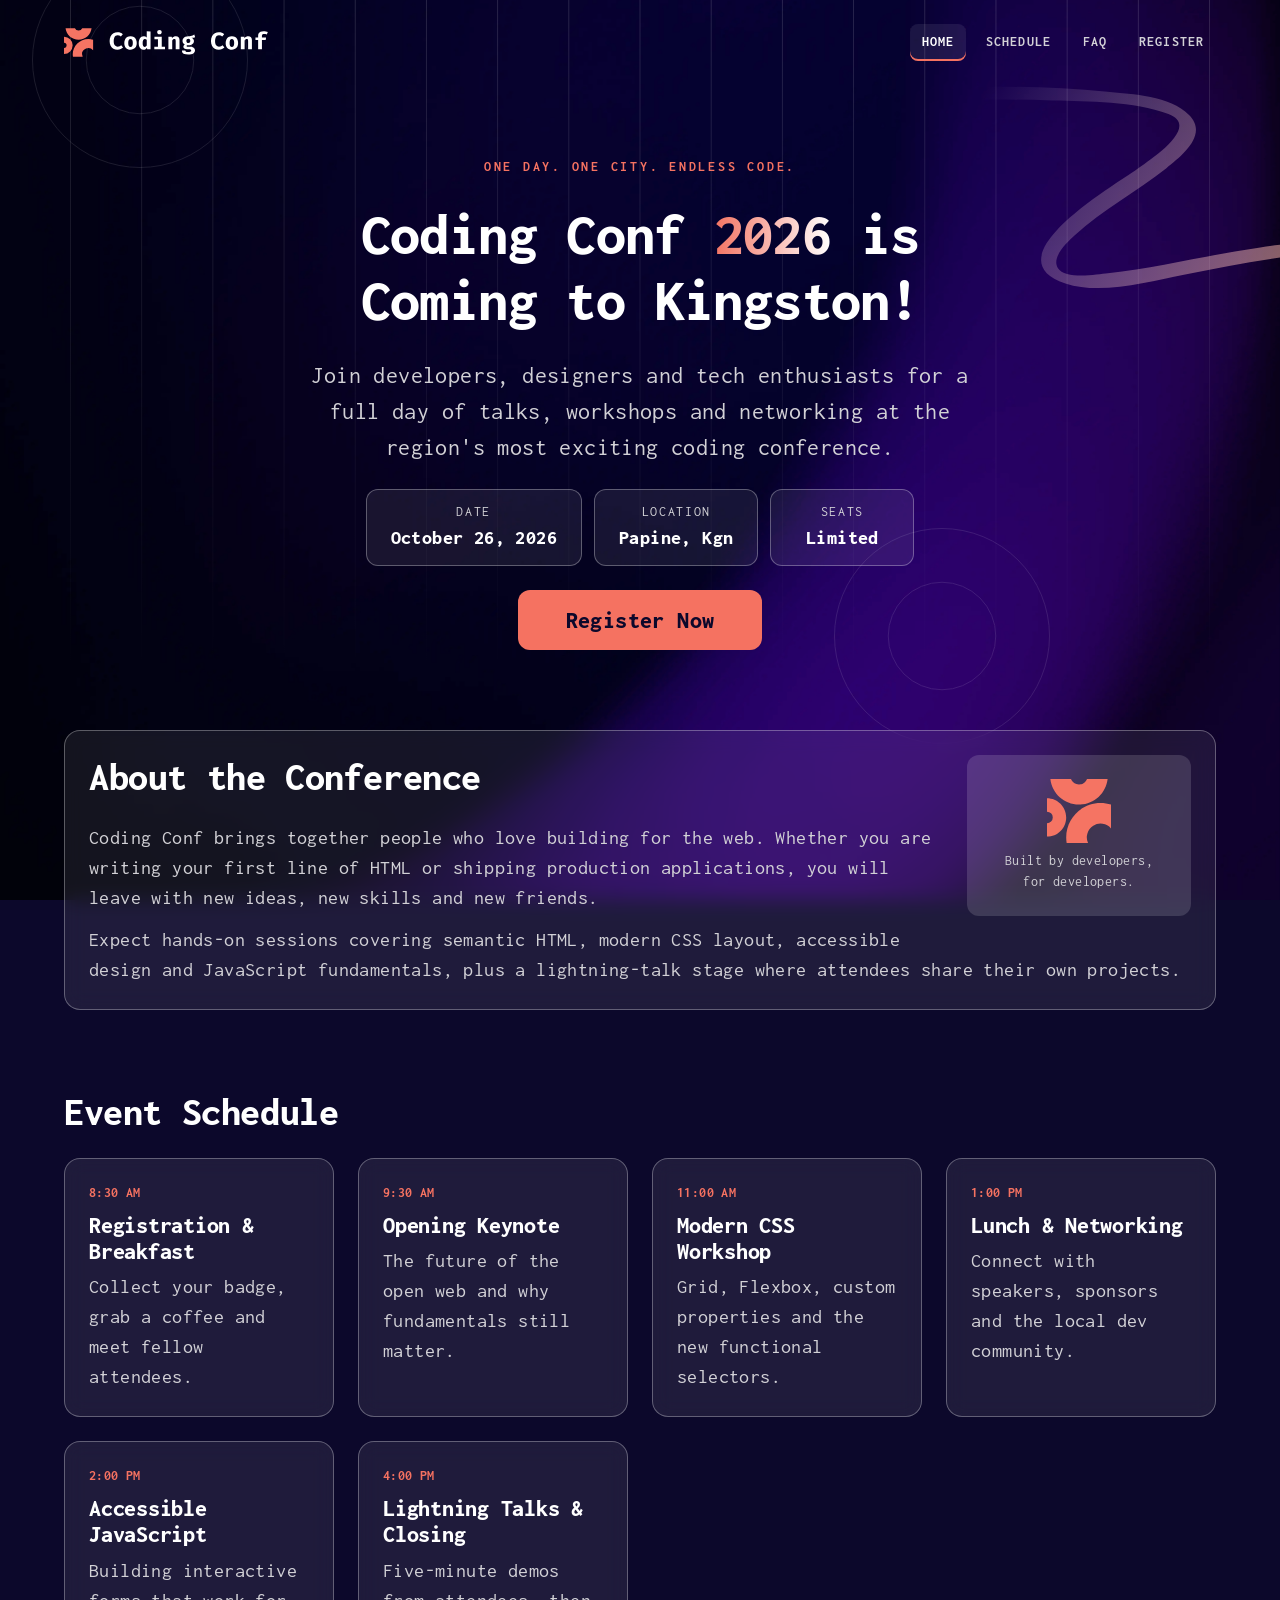
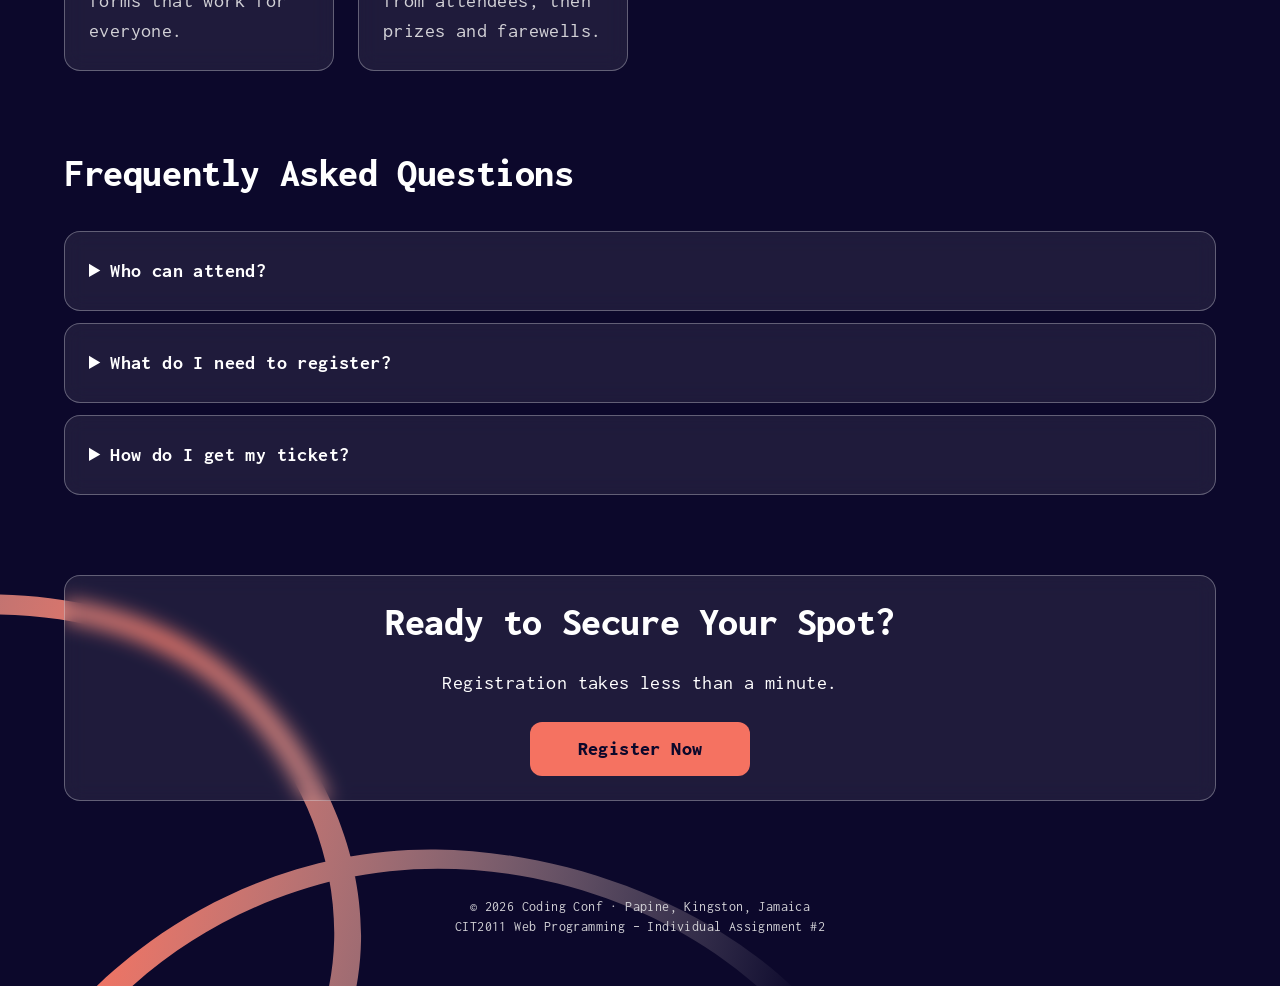
<file: HTML/index.html>
<!DOCTYPE html>
<html lang="en">
<head>
  <meta charset="UTF-8">
  <meta name="viewport" content="width=device-width, initial-scale=1.0">
  <meta name="description" content="Coding Conf 2026 - a one-day tech conference in Papine, Kingston on October 26, 2026.">
  <title>Coding Conf 2026 | Home</title>
  <link rel="icon" type="image/png" sizes="32x32" href="../assets/images/favicon-32x32.png">
  <link rel="preconnect" href="https://fonts.googleapis.com">
  <link rel="preconnect" href="https://fonts.gstatic.com" crossorigin>
  <link href="https://fonts.googleapis.com/css2?family=Inconsolata:wght@400;500;700;800&display=swap" rel="stylesheet">
  <link rel="stylesheet" href="../css/style.css">
</head>
<body>
  <!-- Lets keyboard users jump past the navigation -->
  <a class="skip-link" href="#main">Skip to main content</a>

  <!-- Decorative background shapes (hidden from assistive technology) -->
  <div class="decor" aria-hidden="true">
    <img class="decor__circle decor__circle--top" src="../assets/images/pattern-circle.svg" alt="">
    <img class="decor__circle decor__circle--mid" src="../assets/images/pattern-circle.svg" alt="">
    <img class="decor__squiggle-top" src="../assets/images/pattern-squiggly-line-top.svg" alt="">
    <picture>
      <source media="(min-width: 64em)" srcset="../assets/images/pattern-squiggly-line-bottom-desktop.svg">
      <img class="decor__squiggle-bottom" src="../assets/images/pattern-squiggly-line-bottom-mobile-tablet.svg" alt="">
    </picture>
  </div>

  <header class="site-header">
    <a class="site-header__logo" href="index.html">
      <img src="../assets/images/logo-full.svg" alt="Coding Conf home" width="209" height="30">
    </a>
    <nav class="site-nav" aria-label="Main">
      <ul class="site-nav__list">
        <li><a class="site-nav__link" href="index.html" aria-current="page">Home</a></li>
        <li><a class="site-nav__link" href="#schedule">Schedule</a></li>
        <li><a class="site-nav__link" href="#faq">FAQ</a></li>
        <li><a class="site-nav__link" href="login.html">Register</a></li>
      </ul>
    </nav>
  </header>

  <main id="main" class="container">
    <!-- Hero: event title, metadata and primary call to action -->
    <section class="hero" aria-labelledby="hero-title">
      <p class="eyebrow">One day. One city. Endless code.</p>
      <h1 id="hero-title" class="hero__title">
        Coding Conf <span class="gradient-text">2026</span> is Coming to Kingston!
      </h1>
      <p class="hero__lead">
        Join developers, designers and tech enthusiasts for a full day of talks,
        workshops and networking at the region's most exciting coding conference.
      </p>

      <ul class="event-meta" aria-label="Event details">
        <li class="event-meta__item">
          <span class="event-meta__label">Date</span>
          <time class="event-meta__value" datetime="2026-10-26">October 26, 2026</time>
        </li>
        <li class="event-meta__item">
          <span class="event-meta__label">Location</span>
          <span class="event-meta__value">Papine, Kgn</span>
        </li>
        <li class="event-meta__item">
          <span class="event-meta__label">Seats</span>
          <span class="event-meta__value">Limited</span>
        </li>
      </ul>

      <a class="btn btn--large" href="login.html">Register Now</a>
    </section>

    <!-- About: uses a floated figure so the text wraps around it -->
    <section class="about glass-panel" aria-labelledby="about-title">
      <figure class="about__figure">
        <img src="../assets/images/logo-mark.svg" alt="" width="40" height="40">
        <figcaption>Built by developers, for developers.</figcaption>
      </figure>
      <h2 id="about-title" class="section-title">About the Conference</h2>
      <p>
        Coding Conf brings together people who love building for the web. Whether you
        are writing your first line of HTML or shipping production applications, you
        will leave with new ideas, new skills and new friends.
      </p>
      <p>
        Expect hands-on sessions covering semantic HTML, modern CSS layout, accessible
        design and JavaScript fundamentals, plus a lightning-talk stage where attendees
        share their own projects.
      </p>
    </section>

    <!-- Schedule: responsive grid of session cards -->
    <section id="schedule" class="schedule" aria-labelledby="schedule-title">
      <h2 id="schedule-title" class="section-title">Event Schedule</h2>
      <ol class="schedule__list">
        <li class="schedule__card glass-panel">
          <time class="schedule__time" datetime="2026-10-26T08:30">8:30 AM</time>
          <h3 class="schedule__name">Registration &amp; Breakfast</h3>
          <p>Collect your badge, grab a coffee and meet fellow attendees.</p>
        </li>
        <li class="schedule__card glass-panel">
          <time class="schedule__time" datetime="2026-10-26T09:30">9:30 AM</time>
          <h3 class="schedule__name">Opening Keynote</h3>
          <p>The future of the open web and why fundamentals still matter.</p>
        </li>
        <li class="schedule__card glass-panel">
          <time class="schedule__time" datetime="2026-10-26T11:00">11:00 AM</time>
          <h3 class="schedule__name">Modern CSS Workshop</h3>
          <p>Grid, Flexbox, custom properties and the new functional selectors.</p>
        </li>
        <li class="schedule__card glass-panel">
          <time class="schedule__time" datetime="2026-10-26T13:00">1:00 PM</time>
          <h3 class="schedule__name">Lunch &amp; Networking</h3>
          <p>Connect with speakers, sponsors and the local dev community.</p>
        </li>
        <li class="schedule__card glass-panel">
          <time class="schedule__time" datetime="2026-10-26T14:00">2:00 PM</time>
          <h3 class="schedule__name">Accessible JavaScript</h3>
          <p>Building interactive forms that work for everyone.</p>
        </li>
        <li class="schedule__card glass-panel">
          <time class="schedule__time" datetime="2026-10-26T16:00">4:00 PM</time>
          <h3 class="schedule__name">Lightning Talks &amp; Closing</h3>
          <p>Five-minute demos from attendees, then prizes and farewells.</p>
        </li>
      </ol>
    </section>

    <!-- FAQ: native details/summary elements are keyboard accessible by default -->
    <section id="faq" class="faq" aria-labelledby="faq-title">
      <h2 id="faq-title" class="section-title">Frequently Asked Questions</h2>
      <details class="faq__item glass-panel">
        <summary>Who can attend?</summary>
        <p>Anyone with an interest in technology. Students and beginners are especially welcome.</p>
      </details>
      <details class="faq__item glass-panel">
        <summary>What do I need to register?</summary>
        <p>Your full name, email address, GitHub username and a profile photo (JPG or PNG under 500KB).</p>
      </details>
      <details class="faq__item glass-panel">
        <summary>How do I get my ticket?</summary>
        <p>Your personalised digital ticket is generated instantly after you complete the registration form.</p>
      </details>
    </section>

    <section class="cta glass-panel" aria-labelledby="cta-title">
      <h2 id="cta-title" class="section-title">Ready to Secure Your Spot?</h2>
      <p>Registration takes less than a minute.</p>
      <a class="btn" href="login.html">Register Now</a>
    </section>
  </main>

  <footer class="site-footer">
    <p>&copy; 2026 Coding Conf &middot; Papine, Kingston, Jamaica</p>
    <p>CIT2011 Web Programming &ndash; Individual Assignment #2</p>
  </footer>
</body>
</html>
</file>
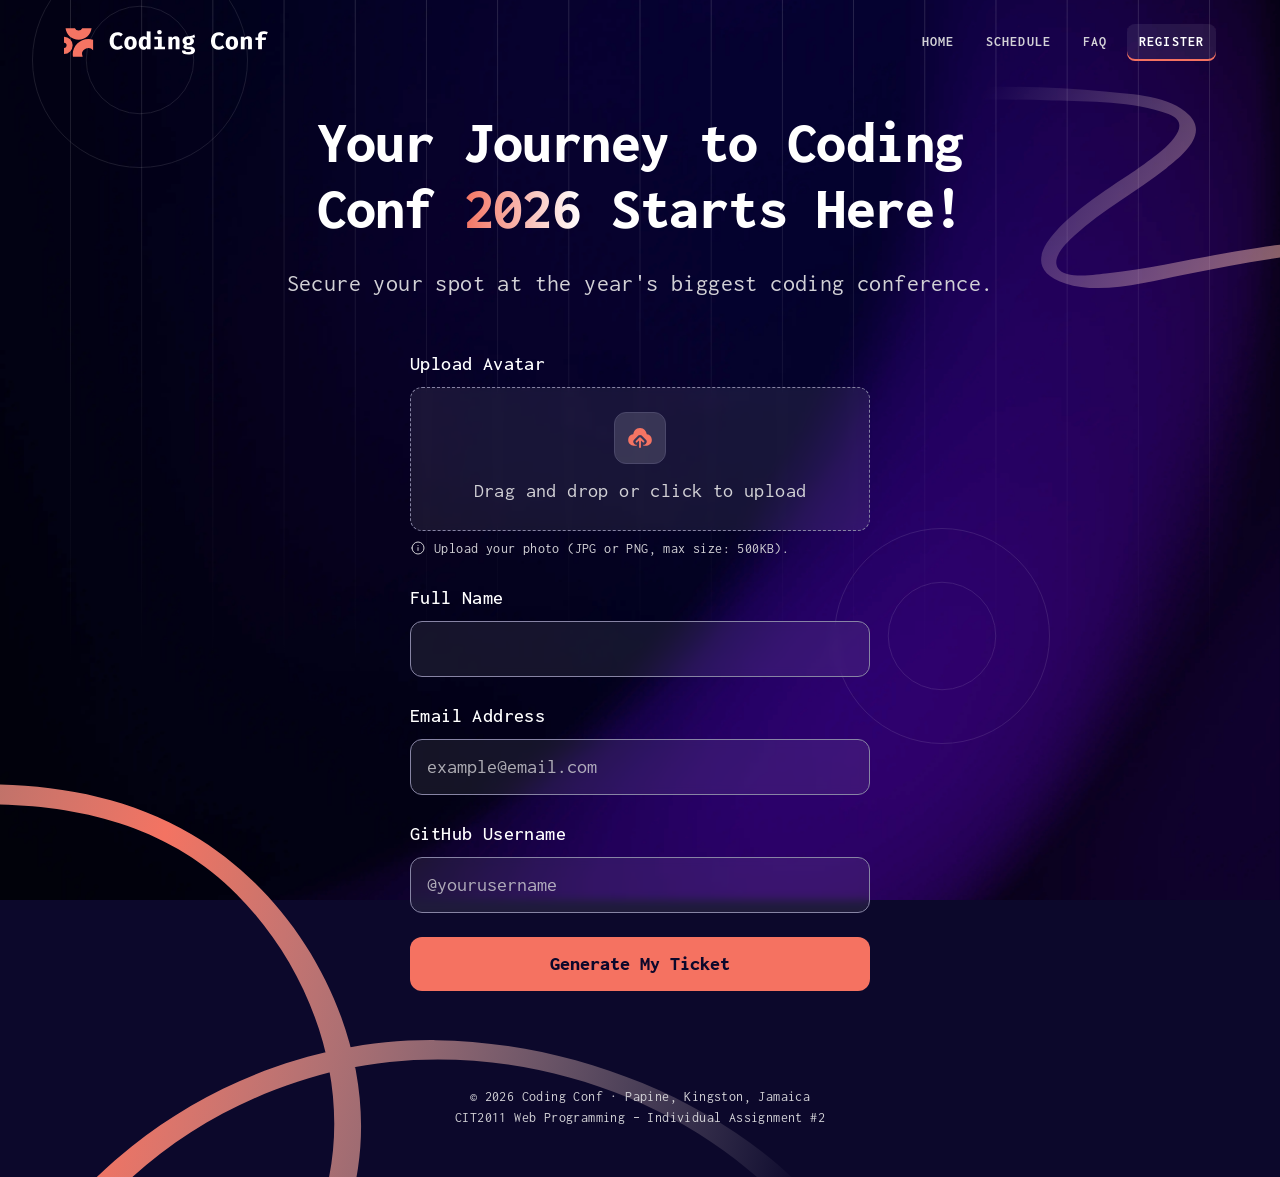
<file: HTML/login.html>
<!DOCTYPE html>
<html lang="en">
<head>
  <meta charset="UTF-8">
  <meta name="viewport" content="width=device-width, initial-scale=1.0">
  <meta name="description" content="Register for Coding Conf 2026 and generate your personalised conference ticket.">
  <title>Coding Conf 2026 | Register</title>
  <link rel="icon" type="image/png" sizes="32x32" href="../assets/images/favicon-32x32.png">
  <link rel="preconnect" href="https://fonts.googleapis.com">
  <link rel="preconnect" href="https://fonts.gstatic.com" crossorigin>
  <link href="https://fonts.googleapis.com/css2?family=Inconsolata:wght@400;500;700;800&display=swap" rel="stylesheet">
  <link rel="stylesheet" href="../css/style.css">
  <script src="../js/validation.js" defer></script>
</head>
<body>
  <a class="skip-link" href="#main">Skip to main content</a>

  <!-- Decorative background shapes (hidden from assistive technology) -->
  <div class="decor" aria-hidden="true">
    <img class="decor__circle decor__circle--top" src="../assets/images/pattern-circle.svg" alt="">
    <img class="decor__circle decor__circle--mid" src="../assets/images/pattern-circle.svg" alt="">
    <img class="decor__squiggle-top" src="../assets/images/pattern-squiggly-line-top.svg" alt="">
    <picture>
      <source media="(min-width: 64em)" srcset="../assets/images/pattern-squiggly-line-bottom-desktop.svg">
      <img class="decor__squiggle-bottom" src="../assets/images/pattern-squiggly-line-bottom-mobile-tablet.svg" alt="">
    </picture>
  </div>

  <header class="site-header">
    <a class="site-header__logo" href="index.html">
      <img src="../assets/images/logo-full.svg" alt="Coding Conf home" width="209" height="30">
    </a>
    <nav class="site-nav" aria-label="Main">
      <ul class="site-nav__list">
        <li><a class="site-nav__link" href="index.html">Home</a></li>
        <li><a class="site-nav__link" href="index.html#schedule">Schedule</a></li>
        <li><a class="site-nav__link" href="index.html#faq">FAQ</a></li>
        <li><a class="site-nav__link" href="login.html" aria-current="page">Register</a></li>
      </ul>
    </nav>
  </header>

  <main id="main" class="container">
    <section class="intro" aria-labelledby="form-title">
      <h1 id="form-title" class="intro__title">
        Your Journey to Coding Conf <span class="gradient-text">2026</span> Starts Here!
      </h1>
      <p class="intro__lead">Secure your spot at the year's biggest coding conference.</p>
    </section>

    <!-- novalidate: validation is handled by js/validation.js so errors appear in-place -->
    <form id="register-form" class="form" novalidate>
      <!-- Avatar upload -->
      <div class="field">
        <label class="field__label" for="avatar">Upload Avatar</label>
        <div class="dropzone" id="dropzone">
          <input class="visually-hidden" type="file" id="avatar" name="avatar"
                 accept="image/jpeg, image/png" required
                 aria-describedby="avatar-hint avatar-error">
          <label class="dropzone__target" for="avatar">
            <span class="dropzone__icon">
              <img id="avatar-preview" src="../assets/images/icon-upload.svg" alt="">
            </span>
            <span class="dropzone__text" id="dropzone-text">Drag and drop or click to upload</span>
          </label>
          <div class="dropzone__actions" id="dropzone-actions" hidden>
            <button type="button" class="btn-small btn-small--underline" id="remove-avatar">Remove image</button>
            <button type="button" class="btn-small" id="change-avatar">Change image</button>
          </div>
        </div>
        <p class="field__hint" id="avatar-hint">Upload your photo (JPG or PNG, max size: 500KB).</p>
        <p class="field__error" id="avatar-error" aria-live="polite"></p>
      </div>

      <!-- Full name -->
      <div class="field">
        <label class="field__label" for="full-name">Full Name</label>
        <input class="field__input" type="text" id="full-name" name="fullName"
               autocomplete="name" required aria-describedby="full-name-error">
        <p class="field__error" id="full-name-error" aria-live="polite"></p>
      </div>

      <!-- Email -->
      <div class="field">
        <label class="field__label" for="email">Email Address</label>
        <input class="field__input" type="email" id="email" name="email"
               placeholder="example@email.com" autocomplete="email" required
               aria-describedby="email-error">
        <p class="field__error" id="email-error" aria-live="polite"></p>
      </div>

      <!-- GitHub username -->
      <div class="field">
        <label class="field__label" for="github">GitHub Username</label>
        <input class="field__input" type="text" id="github" name="github"
               placeholder="@yourusername" autocomplete="username" required
               autocapitalize="off" spellcheck="false" aria-describedby="github-error">
        <p class="field__error" id="github-error" aria-live="polite"></p>
      </div>

      <button type="submit" class="btn btn--block">Generate My Ticket</button>
    </form>
  </main>

  <footer class="site-footer">
    <p>&copy; 2026 Coding Conf &middot; Papine, Kingston, Jamaica</p>
    <p>CIT2011 Web Programming &ndash; Individual Assignment #2</p>
  </footer>
</body>
</html>
</file>
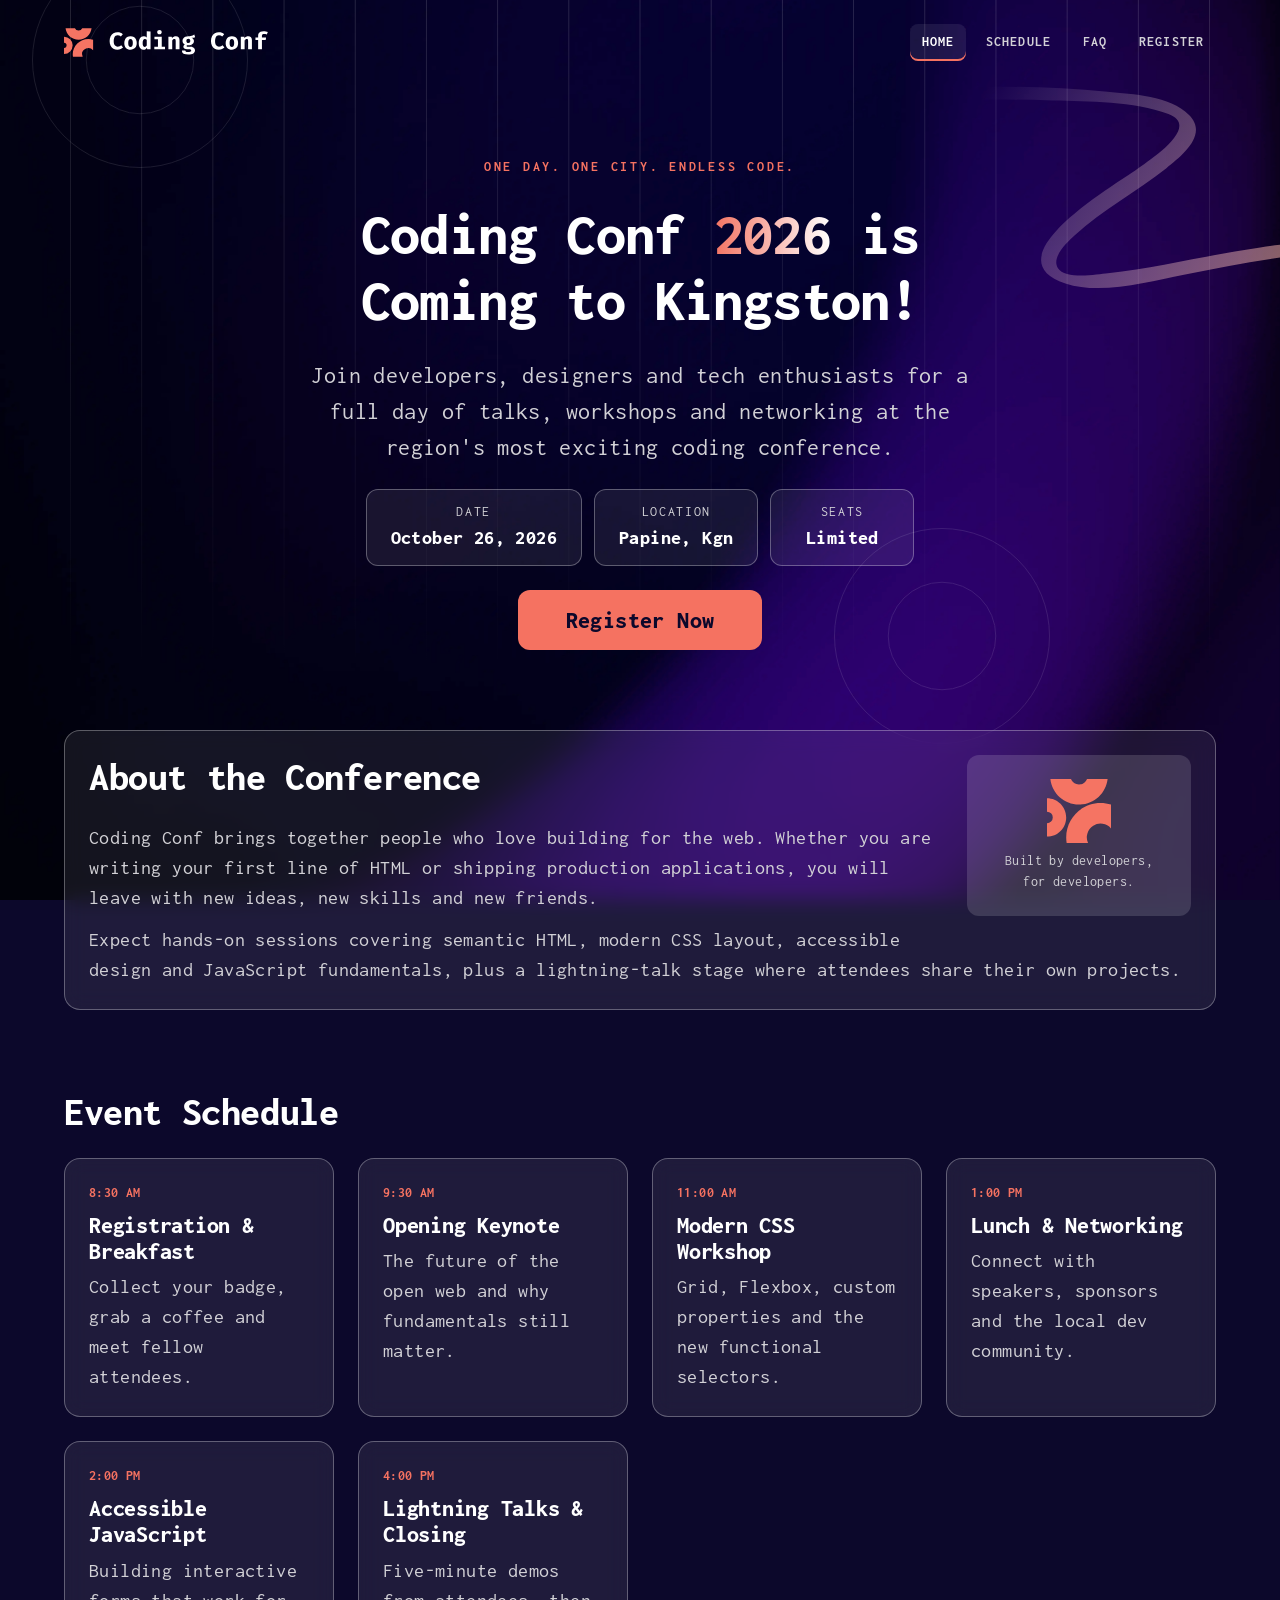
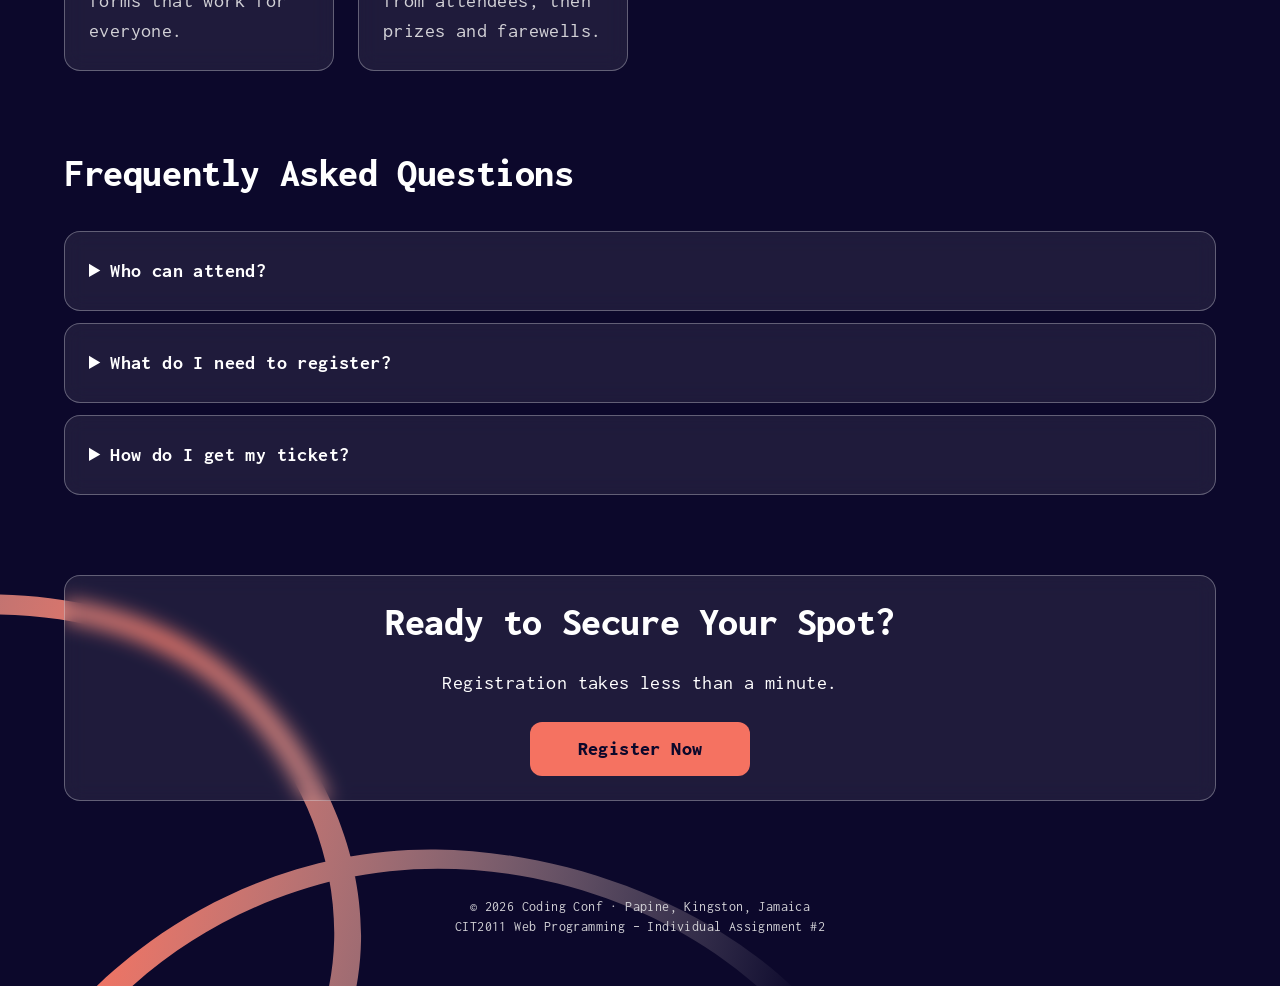
<file: HTML/ticket.html>
<!DOCTYPE html>
<html lang="en">
<head>
  <meta charset="UTF-8">
  <meta name="viewport" content="width=device-width, initial-scale=1.0">
  <meta name="description" content="Your personalised Coding Conf 2026 ticket.">
  <title>Coding Conf 2026 | Your Ticket</title>
  <link rel="icon" type="image/png" sizes="32x32" href="../assets/images/favicon-32x32.png">
  <link rel="preconnect" href="https://fonts.googleapis.com">
  <link rel="preconnect" href="https://fonts.gstatic.com" crossorigin>
  <link href="https://fonts.googleapis.com/css2?family=Inconsolata:wght@400;500;700;800&display=swap" rel="stylesheet">
  <link rel="stylesheet" href="../css/style.css">
  <script src="../js/ticket.js" defer></script>
</head>
<body>
  <a class="skip-link" href="#main">Skip to main content</a>

  <!-- Decorative background shapes (hidden from assistive technology) -->
  <div class="decor" aria-hidden="true">
    <img class="decor__circle decor__circle--top" src="../assets/images/pattern-circle.svg" alt="">
    <img class="decor__circle decor__circle--mid" src="../assets/images/pattern-circle.svg" alt="">
    <img class="decor__squiggle-top" src="../assets/images/pattern-squiggly-line-top.svg" alt="">
    <picture>
      <source media="(min-width: 64em)" srcset="../assets/images/pattern-squiggly-line-bottom-desktop.svg">
      <img class="decor__squiggle-bottom" src="../assets/images/pattern-squiggly-line-bottom-mobile-tablet.svg" alt="">
    </picture>
  </div>

  <header class="site-header">
    <a class="site-header__logo" href="index.html">
      <img src="../assets/images/logo-full.svg" alt="Coding Conf home" width="209" height="30">
    </a>
    <nav class="site-nav" aria-label="Main">
      <ul class="site-nav__list">
        <li><a class="site-nav__link" href="index.html">Home</a></li>
        <li><a class="site-nav__link" href="index.html#schedule">Schedule</a></li>
        <li><a class="site-nav__link" href="index.html#faq">FAQ</a></li>
        <li><a class="site-nav__link" href="ticket.html" aria-current="page">My Ticket</a></li>
      </ul>
    </nav>
  </header>

  <main id="main" class="container">
    <!-- Success message: name and email are filled in by js/ticket.js -->
    <section class="intro" aria-labelledby="congrats-title">
      <h1 id="congrats-title" class="intro__title">
        Congrats, <span class="gradient-text" id="congrats-name">Attendee</span>!
        Your ticket is ready.
      </h1>
      <p class="intro__lead intro__lead--narrow">
        We've emailed your ticket to
        <span class="highlight" id="confirm-email">your inbox</span>
        and will send updates in the run up to the event.
      </p>
    </section>

    <!-- Glassmorphism ticket -->
    <section class="ticket-wrap" aria-labelledby="ticket-heading">
      <h2 id="ticket-heading" class="visually-hidden">Your conference ticket</h2>
      <article class="ticket">
        <div class="ticket__main">
          <header class="ticket__brand">
            <img class="ticket__logo" src="../assets/images/logo-mark.svg" alt="" width="40" height="40">
            <div>
              <p class="ticket__title">Coding Conf</p>
              <p class="ticket__meta">
                <time datetime="2026-10-26">Oct 26, 2026</time>
                <span aria-hidden="true">/</span>
                <span>Papine, Kgn</span>
              </p>
            </div>
          </header>

          <div class="ticket__attendee">
            <img class="ticket__avatar" id="ticket-avatar"
                 src="../assets/images/image-avatar.jpg" alt="" width="80" height="80">
            <div>
              <p class="ticket__name" id="ticket-name">Attendee Name</p>
              <a class="ticket__github" id="ticket-github" href="https://github.com/"
                 target="_blank" rel="noopener noreferrer">
                <img src="../assets/images/icon-github.svg" alt="" width="22" height="23">
                <span id="ticket-github-text">@username</span>
              </a>
            </div>
          </div>
        </div>

        <div class="ticket__stub">
          <p class="ticket__serial">
            <span class="visually-hidden">Ticket number</span>
            <span id="ticket-serial">#00000</span>
          </p>
        </div>
      </article>

      <div class="ticket-actions">
        <button type="button" class="btn" id="print-ticket">Print Ticket</button>
        <button type="button" class="btn btn--ghost" id="new-registration">Register Someone Else</button>
      </div>
    </section>
  </main>

  <footer class="site-footer">
    <p>&copy; 2026 Coding Conf &middot; Papine, Kingston, Jamaica</p>
    <p>CIT2011 Web Programming &ndash; Individual Assignment #2</p>
  </footer>
</body>
</html>
</file>
<file: css/style.css>
/*
 * style.css
 * Coding Conf 2026 - shared stylesheet for index.html, login.html and ticket.html
 *
 * Sections:
 *  1. Custom properties (design tokens)
 *  2. Reset & base
 *  3. Accessibility helpers
 *  4. Background decoration
 *  5. Header, navigation & footer
 *  6. Shared components (layout patterns, buttons, glass panels, gradient text)
 *  7. Landing page
 *  8. Registration form
 *  9. Ticket page
 * 10. Animations
 * 11. Media queries (tablet, desktop, reduced motion, print)
 */

/* ==========================================================
   1. Custom properties
   ========================================================== */
:root {
  /* Colours (from the project style guide) */
  --neutral-0: hsl(0, 0%, 100%);
  --neutral-300: hsl(252, 6%, 83%);
  --neutral-500: hsl(245, 15%, 58%);
  --neutral-700: hsl(245, 19%, 35%);
  --neutral-900: hsl(248, 70%, 10%);
  --orange-500: hsl(7, 88%, 67%);
  --orange-700: hsl(7, 71%, 60%);

  --gradient-text: linear-gradient(90deg, hsl(7, 86%, 67%), var(--neutral-0));
  --glass-bg: hsla(0, 0%, 100%, 0.08);
  --glass-bg-hover: hsla(0, 0%, 100%, 0.14);
  --glass-border: hsla(0, 0%, 100%, 0.3);

  /* Typography - clamp() scales text smoothly between mobile and desktop */
  --font-family: 'Inconsolata', 'Courier New', monospace;
  --fs-small: clamp(0.75rem, 0.7rem + 0.2vw, 0.875rem);
  --fs-body: clamp(1.125rem, 1.05rem + 0.3vw, 1.25rem);
  --fs-lead: clamp(1.25rem, 1.1rem + 0.6vw, 1.5rem);
  --fs-h2: clamp(1.75rem, 1.4rem + 1.5vw, 2.5rem);
  --fs-h1: clamp(1.875rem, 1rem + 3.8vw, 3.75rem);

  /* Spacing, shape and motion */
  --space-xs: 0.5rem;
  --space-sm: 0.75rem;
  --space-md: 1.5rem;
  --space-lg: clamp(2rem, 1.5rem + 2vw, 3rem);
  --space-xl: clamp(3rem, 2rem + 4vw, 5rem);
  --radius-sm: 0.5rem;
  --radius-md: 0.75rem;
  --radius-lg: 1rem;
  --content-width: 72rem;
  --form-width: 28.75rem;
  --transition: 200ms ease-in-out;
}

/* ==========================================================
   2. Reset & base
   ========================================================== */
*, *::before, *::after { box-sizing: border-box; }

/* :where() keeps specificity at zero so these resets are easy to override */
:where(body, h1, h2, h3, p, figure, ol, ul) { margin: 0; }
:where(ol, ul)[class] { list-style: none; padding: 0; }
:where(img, picture) { display: block; max-width: 100%; }
:where(input, button) { font: inherit; color: inherit; }
html { scroll-behavior: smooth; }

body {
  position: relative;
  min-height: 100vh;
  display: flex;
  flex-direction: column;
  overflow-x: hidden;
  font-family: var(--font-family);
  font-size: var(--fs-body);
  line-height: 1.5;
  letter-spacing: 0.02em;
  color: var(--neutral-0);
  background-color: var(--neutral-900);
  background-image:
    url('../assets/images/pattern-lines.svg'),
    url('../assets/images/background-mobile.png');
  background-size: cover;
  background-position: center top, center;
  background-attachment: fixed;
}

:is(h1, h2, h3) {
  line-height: 1.1;
  font-weight: 800;
  letter-spacing: -0.01em;
}

a { color: var(--orange-500); }

/* ==========================================================
   3. Accessibility helpers
   ========================================================== */

/* Hides content visually but keeps it available to screen readers */
.visually-hidden {
  position: absolute;
  width: 1px;
  height: 1px;
  padding: 0;
  margin: -1px;
  overflow: hidden;
  clip: rect(0 0 0 0);
  white-space: nowrap;
  border: 0;
}

.skip-link {
  position: absolute;
  top: var(--space-xs);
  left: var(--space-xs);
  z-index: 100;
  padding: var(--space-xs) var(--space-md);
  border-radius: var(--radius-sm);
  background: var(--orange-500);
  color: var(--neutral-900);
  font-weight: 700;
  transform: translateY(-200%);
  transition: transform var(--transition);
}

.skip-link:focus { transform: translateY(0); }

/* One consistent, high-contrast focus ring for every interactive element */
:is(a, button, input, summary):focus-visible {
  outline: 2px solid var(--neutral-0);
  outline-offset: 3px;
  box-shadow: 0 0 0 5px var(--neutral-700);
}

/* ==========================================================
   4. Background decoration (absolutely positioned behind content)
   ========================================================== */
.decor {
  position: absolute;
  inset: 0;
  z-index: 0;
  overflow: hidden;
  pointer-events: none;
}

.decor img { position: absolute; }
.decor__circle--top { top: -4rem; left: -4rem; width: 8rem; }
.decor__circle--mid { display: none; }
.decor__squiggle-top { top: 1.5rem; right: 0; width: 11rem; }
.decor__squiggle-bottom { bottom: 0; left: 0; width: 18rem; }

/* Page content sits above the decoration */
:where(.site-header, main, .site-footer) { position: relative; z-index: 1; }

/* ==========================================================
   5. Header, navigation & footer
   ========================================================== */
.site-header {
  gap: var(--space-sm);
  padding: var(--space-md) 1rem 0;
}

.site-header__logo img { width: clamp(10rem, 8rem + 6vw, 13rem); height: auto; }
.site-nav__list { gap: var(--space-xs); }

.site-nav__link {
  display: inline-block;
  padding: var(--space-xs) var(--space-sm);
  border-radius: var(--radius-sm);
  font-size: var(--fs-small);
  font-weight: 700;
  text-transform: uppercase;
  letter-spacing: 0.08em;
  text-decoration: none;
  transition: color var(--transition), background-color var(--transition);
}

.site-nav__link:is(:hover, [aria-current="page"]) {
  color: var(--neutral-0);
  background-color: var(--glass-bg);
}

.site-nav__link[aria-current="page"] { box-shadow: inset 0 -2px 0 var(--orange-500); }

.site-footer {
  margin-top: auto;
  padding: var(--space-lg) 1rem;
  text-align: center;
  font-size: var(--fs-small);
}

/* ==========================================================
   6. Shared components
   ========================================================== */

/* Layout patterns reused across pages: vertical stacks and wrapping centred rows */
.site-header, .hero, .cta, .intro, .event-meta__item, .about__figure,
.schedule__card, .field, .dropzone__target, .ticket-wrap, .ticket__main {
  display: flex;
  flex-direction: column;
}

.site-header, .hero, .cta, .intro, .about__figure, .dropzone__target, .ticket-wrap {
  align-items: center;
}

.hero, .cta, .intro { gap: var(--space-md); text-align: center; }

.site-nav__list, .event-meta, .ticket-actions {
  display: flex;
  flex-wrap: wrap;
  justify-content: center;
}

/* Muted secondary text */
.site-nav__link, .site-footer, .hero__lead, .intro__lead, .event-meta__label,
.about p, .about__figure, .schedule__card p, .faq__item p, .dropzone__text,
.btn-small, .ticket__meta, .ticket__github {
  color: var(--neutral-300);
}

.container {
  width: min(100% - 2rem, var(--content-width));
  margin-inline: auto;
  padding-block: var(--space-lg);
}

.gradient-text {
  background: var(--gradient-text);
  -webkit-background-clip: text;
  background-clip: text;
  color: transparent;
}

.highlight { color: var(--orange-500); overflow-wrap: anywhere; }

/* Frosted-glass surface reused by cards, panels and the form fields */
.glass-panel {
  padding: var(--space-md);
  border: 1px solid var(--glass-border);
  border-radius: var(--radius-lg);
  background: var(--glass-bg);
  -webkit-backdrop-filter: blur(10px);
  backdrop-filter: blur(10px);
}

.section-title { margin-bottom: var(--space-md); font-size: var(--fs-h2); }

/* Buttons and button-styled links share one rule set */
.btn {
  display: inline-flex;
  align-items: center;
  justify-content: center;
  min-height: 3.25rem;
  padding: var(--space-sm) var(--space-lg);
  border: 0;
  border-radius: var(--radius-md);
  background-color: var(--orange-500);
  color: var(--neutral-900);
  font-weight: 800;
  text-decoration: none;
  cursor: pointer;
  transition: background-color var(--transition), box-shadow var(--transition), transform var(--transition);
}

.btn:is(:hover, :focus-visible) {
  background-color: var(--orange-700);
  box-shadow: 0 4px 0 var(--orange-500);
  transform: translateY(-2px);
}

.btn:active { transform: translateY(0); box-shadow: none; }
.btn--large { font-size: var(--fs-lead); }
.btn--block { width: 100%; }

.btn--ghost {
  background-color: transparent;
  color: var(--neutral-0);
  border: 1px solid var(--glass-border);
}

.btn--ghost:is(:hover, :focus-visible) {
  background-color: var(--glass-bg-hover);
  box-shadow: 0 4px 0 var(--neutral-700);
}

/* ==========================================================
   7. Landing page
   ========================================================== */
.hero {
  padding-block: var(--space-lg) var(--space-xl);
  animation: rise-in 700ms ease-out both;
}

.eyebrow {
  font-size: var(--fs-small);
  font-weight: 700;
  text-transform: uppercase;
  letter-spacing: 0.2em;
  color: var(--orange-500);
}

.hero__title { max-width: 20ch; font-size: var(--fs-h1); }
.hero__lead { max-width: 55ch; }
.hero__lead, .intro__lead { font-size: var(--fs-lead); }

/* Event metadata laid out as a wrapping row of glass "chips" */
.event-meta { gap: var(--space-sm); }

.event-meta__item {
  min-width: 9rem;
  padding: var(--space-sm) var(--space-md);
  border: 1px solid var(--glass-border);
  border-radius: var(--radius-md);
  background: var(--glass-bg);
}

.event-meta__label {
  font-size: var(--fs-small);
  text-transform: uppercase;
  letter-spacing: 0.12em;
}

.event-meta__value { font-weight: 800; }

/* display: flow-root contains the floated figure (modern clearfix) */
.about { display: flow-root; margin-bottom: var(--space-xl); }
.about p + p { margin-top: var(--space-sm); }

.about__figure {
  gap: var(--space-xs);
  margin-bottom: var(--space-md);
  padding: var(--space-md);
  border-radius: var(--radius-md);
  background: var(--glass-bg-hover);
  text-align: center;
  font-size: var(--fs-small);
}

.about__figure img { width: 4rem; height: auto; }

/* Schedule: auto-fit grid creates as many columns as fit */
.schedule { margin-bottom: var(--space-xl); }

.schedule__list {
  display: grid;
  grid-template-columns: repeat(auto-fit, minmax(min(100%, 16rem), 1fr));
  gap: var(--space-md);
}

.schedule__card {
  gap: var(--space-xs);
  transition: transform var(--transition), background-color var(--transition), border-color var(--transition);
}

.schedule__card:hover {
  transform: translateY(-4px);
  background: var(--glass-bg-hover);
  border-color: var(--orange-500);
}

.schedule__time {
  font-size: var(--fs-small);
  font-weight: 700;
  color: var(--orange-500);
}

.schedule__name { font-size: var(--fs-lead); }

.faq {
  display: grid;
  gap: var(--space-sm);
  margin-bottom: var(--space-xl);
}

.faq__item summary { font-weight: 700; cursor: pointer; }
.faq__item p { margin-top: var(--space-sm); }

/* Highlight open questions; closed ones brighten on hover */
.faq__item[open] { border-color: var(--orange-500); }
.faq__item:not([open]):hover { background: var(--glass-bg-hover); }

.cta .section-title { margin-bottom: 0; }

/* ==========================================================
   8. Registration form
   ========================================================== */
.intro { margin-bottom: var(--space-lg); animation: rise-in 600ms ease-out both; }
.intro__title { max-width: 22ch; font-size: var(--fs-h1); }
.intro__lead--narrow { max-width: 34ch; }

.form {
  display: grid;
  gap: var(--space-md);
  width: min(100%, var(--form-width));
  margin-inline: auto;
}

.field { gap: var(--space-xs); }
.field__label { font-weight: 500; }

/* Text inputs and the upload area share the same glass styling */
:is(.field__input, .dropzone) {
  width: 100%;
  border: 1px solid var(--neutral-500);
  border-radius: var(--radius-md);
  background-color: var(--glass-bg);
  -webkit-backdrop-filter: blur(5px);
  backdrop-filter: blur(5px);
  transition: background-color var(--transition), border-color var(--transition);
}

.field__input { padding: var(--space-sm) 1rem; min-height: 3.375rem; }
.field__input::placeholder { color: var(--neutral-300); opacity: 0.8; }

:is(.field__input, .dropzone):hover,
.dropzone.is-dragover {
  background-color: var(--glass-bg-hover);
}

/* Error state: :has() lets the field react to its own input being invalid */
.field:has([aria-invalid="true"]) :is(.field__input, .dropzone) { border-color: var(--orange-500); }

/* Hint and error messages, each preceded by an info icon */
:is(.field__hint, .field__error) {
  display: flex;
  align-items: flex-start;
  gap: var(--space-xs);
  font-size: var(--fs-small);
  color: var(--neutral-300);
}

:is(.field__hint, .field__error)::before {
  content: '';
  flex-shrink: 0;
  width: 1rem;
  height: 1rem;
  margin-top: 0.1em;
  background: url('../assets/images/icon-info.svg') center / contain no-repeat;
}

.field__error { color: var(--orange-500); }
.field__error::before { background-image: url('../assets/images/icon-info-error.svg'); }

/* Empty error containers take up no space */
.field__error:empty { display: none; }

/* When the avatar has an error, the error replaces the hint */
.field:has(.field__error:not(:empty)) .field__hint { display: none; }

/* ----- Avatar drop zone ----- */
.dropzone {
  position: relative;
  border-style: dashed;
  padding: var(--space-md);
  text-align: center;
}

.dropzone.is-dragover { border-color: var(--orange-500); }

/* The file input is hidden, so the visible zone shows its focus ring instead */
.dropzone:has(input:focus) { outline: 2px solid var(--neutral-0); outline-offset: 3px; }

.dropzone__target { gap: var(--space-sm); cursor: pointer; }

.dropzone__icon {
  display: grid;
  place-items: center;
  width: 3.25rem;
  height: 3.25rem;
  overflow: hidden;
  border: 1px solid var(--neutral-700);
  border-radius: var(--radius-md);
  background-color: var(--glass-bg-hover);
  transition: transform var(--transition);
}

.dropzone__target:hover .dropzone__icon { transform: scale(1.08); }
.dropzone__icon img { width: 1.875rem; height: 1.875rem; }

/* Once an image is chosen the preview fills the icon box */
.dropzone.has-image .dropzone__icon img { width: 100%; height: 100%; object-fit: cover; }

.dropzone__actions {
  display: flex;
  justify-content: center;
  gap: var(--space-xs);
  margin-top: var(--space-sm);
}

.dropzone__actions[hidden] { display: none; }

.btn-small {
  padding: 0.25rem 0.5rem;
  border: 0;
  border-radius: 0.25rem;
  background-color: var(--glass-bg-hover);
  font-size: var(--fs-small);
  cursor: pointer;
  transition: background-color var(--transition), color var(--transition);
}

.btn-small--underline { text-decoration: underline; }
.btn-small:hover { background-color: var(--neutral-700); color: var(--neutral-0); }

/* ==========================================================
   9. Ticket page
   ========================================================== */
.ticket-wrap { gap: var(--space-lg); }

/*
 * The ticket: semi-transparent background + backdrop blur + thin white border
 * (glassmorphism). Two radial-gradient masks cut the half-circle notches
 * above and below the dashed perforation line at 81% of the width.
 */
.ticket {
  --notch-x: 81%;
  --notch-size: 1.25rem;
  --notch-mask:
    radial-gradient(circle var(--notch-size) at var(--notch-x) 0, transparent 98%, #000) top / 100% 51% no-repeat,
    radial-gradient(circle var(--notch-size) at var(--notch-x) 100%, transparent 98%, #000) bottom / 100% 51% no-repeat;

  position: relative;
  display: grid;
  grid-template-columns: var(--notch-x) 1fr;
  width: min(100%, 37.5rem);
  min-height: clamp(10rem, 8rem + 10vw, 17.5rem);
  overflow: hidden;
  border: 1px solid var(--glass-border);
  border-radius: var(--radius-lg);
  background: linear-gradient(135deg, hsla(0, 0%, 100%, 0.06) 0%, hsla(270, 60%, 70%, 0.25) 100%);
  -webkit-backdrop-filter: blur(16px);
  backdrop-filter: blur(16px);
  box-shadow: 0 1.5rem 3rem hsla(248, 70%, 5%, 0.5);
  -webkit-mask: var(--notch-mask);
  mask: var(--notch-mask);
  animation: ticket-in 900ms cubic-bezier(0.2, 0.8, 0.2, 1) both 200ms;
}

/* A soft light sweep across the glass */
.ticket::after {
  content: '';
  position: absolute;
  inset: 0;
  background: linear-gradient(115deg, transparent 30%, hsla(0, 0%, 100%, 0.18) 50%, transparent 70%);
  transform: translateX(-100%);
  animation: shine 4s ease-in-out 1.2s infinite;
  pointer-events: none;
}

.ticket__main {
  justify-content: space-between;
  gap: var(--space-md);
  padding: clamp(0.75rem, 0.5rem + 1.5vw, 1.5rem);
}

.ticket__brand,
.ticket__attendee {
  display: flex;
  align-items: flex-start;
  gap: clamp(0.5rem, 0.3rem + 1vw, 1rem);
}

.ticket__attendee { align-items: center; }
.ticket__logo { width: clamp(1.75rem, 1.4rem + 1.5vw, 2.5rem); height: auto; }

.ticket__title {
  font-size: clamp(1.5rem, 1.1rem + 1.8vw, 2.5rem);
  font-weight: 800;
  line-height: 1;
}

.ticket__meta {
  display: flex;
  flex-wrap: wrap;
  gap: var(--space-xs);
  margin-top: var(--space-xs);
  font-size: var(--fs-small);
}

.ticket__avatar {
  flex-shrink: 0;
  width: clamp(2.75rem, 2rem + 3vw, 5rem);
  aspect-ratio: 1;
  border-radius: var(--radius-md);
  object-fit: cover;
}

.ticket__name {
  font-size: clamp(1.125rem, 0.9rem + 1vw, 1.75rem);
  font-weight: 500;
  line-height: 1.2;
  overflow-wrap: anywhere;
}

.ticket__github {
  display: inline-flex;
  align-items: center;
  gap: var(--space-xs);
  margin-top: 0.25rem;
  font-size: var(--fs-small);
  text-decoration: none;
  overflow-wrap: anywhere;
}

.ticket__github:hover { color: var(--neutral-0); text-decoration: underline; }
.ticket__github img { width: 1.25rem; height: auto; }

/* Perforated stub with the vertical serial number */
.ticket__stub {
  display: grid;
  place-items: center;
  border-left: 2px dashed var(--glass-border);
}

.ticket__serial {
  writing-mode: vertical-rl;
  font-size: clamp(1.25rem, 1rem + 1.2vw, 1.75rem);
  font-weight: 500;
  letter-spacing: 0.05em;
  color: var(--neutral-500);
}

.ticket-actions { gap: var(--space-sm); }

/* ==========================================================
   10. Animations
   ========================================================== */
@keyframes rise-in {
  from { opacity: 0; transform: translateY(1.5rem); }
  to { opacity: 1; transform: translateY(0); }
}

@keyframes ticket-in {
  from { opacity: 0; transform: translateY(2rem) rotate(-3deg) scale(0.95); }
  to { opacity: 1; transform: translateY(0) rotate(0) scale(1); }
}

@keyframes shine {
  0%, 60% { transform: translateX(-100%); }
  100% { transform: translateX(100%); }
}

/* ==========================================================
   11. Media queries
   ========================================================== */

/* Tablet: 48em = 768px */
@media (min-width: 48em) {
  body {
    background-image:
      url('../assets/images/pattern-lines.svg'),
      url('../assets/images/background-tablet.png');
  }

  .site-header {
    flex-direction: row;
    justify-content: space-between;
    width: min(100% - 2rem, var(--content-width));
    margin-inline: auto;
    padding-inline: 0;
  }

  .decor__circle--top { top: -3rem; left: 2rem; width: 13.5rem; }
  .decor__squiggle-top { width: 20rem; }
  .decor__squiggle-bottom { width: 32rem; }

  /* Float the about figure so the paragraphs wrap beside it */
  .about__figure {
    float: right;
    width: min(40%, 14rem);
    margin: 0 0 var(--space-sm) var(--space-md);
  }
}

/* Desktop: 64em = 1024px */
@media (min-width: 64em) {
  body {
    background-image:
      url('../assets/images/pattern-lines.svg'),
      url('../assets/images/background-desktop.png');
  }

  .decor__circle--mid { display: block; top: 33rem; right: 18%; width: 13.5rem; }
  .decor__squiggle-top { top: 5rem; width: 28rem; }
  .decor__squiggle-bottom { width: 52rem; }
}

/* Respect users who ask the operating system for less motion */
@media (prefers-reduced-motion: reduce) {
  *, *::before, *::after {
    animation-duration: 0.01ms !important;
    animation-iteration-count: 1 !important;
    transition-duration: 0.01ms !important;
    scroll-behavior: auto !important;
  }
}

/* Print only the ticket, on a white page */
@media print {
  body { background: none; color: #000; }

  :is(.decor, .skip-link, .site-nav, .site-footer, .ticket-actions, .intro__lead),
  .ticket::after {
    display: none;
  }

  .ticket { --notch-mask: none; border-color: #000; color: #000; animation: none; }
  .gradient-text { color: #000; background: none; }
}
</file>
